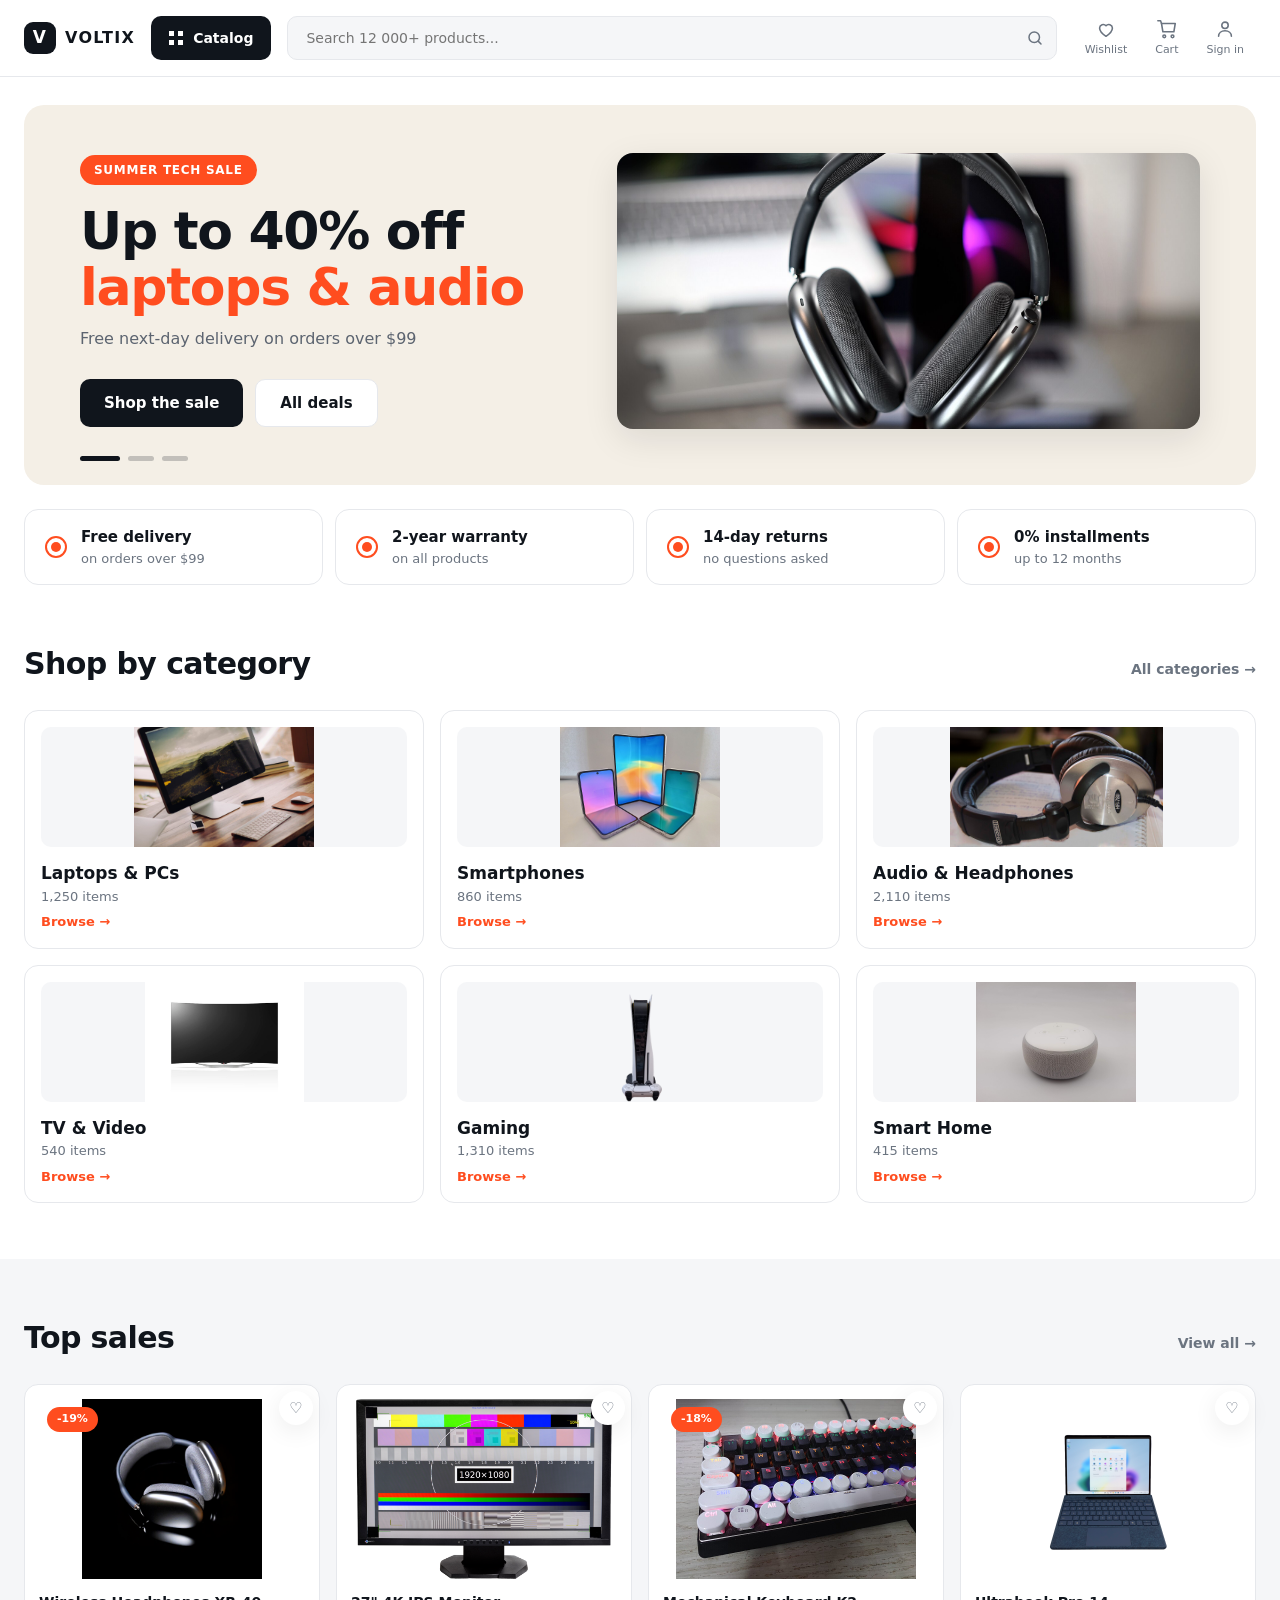
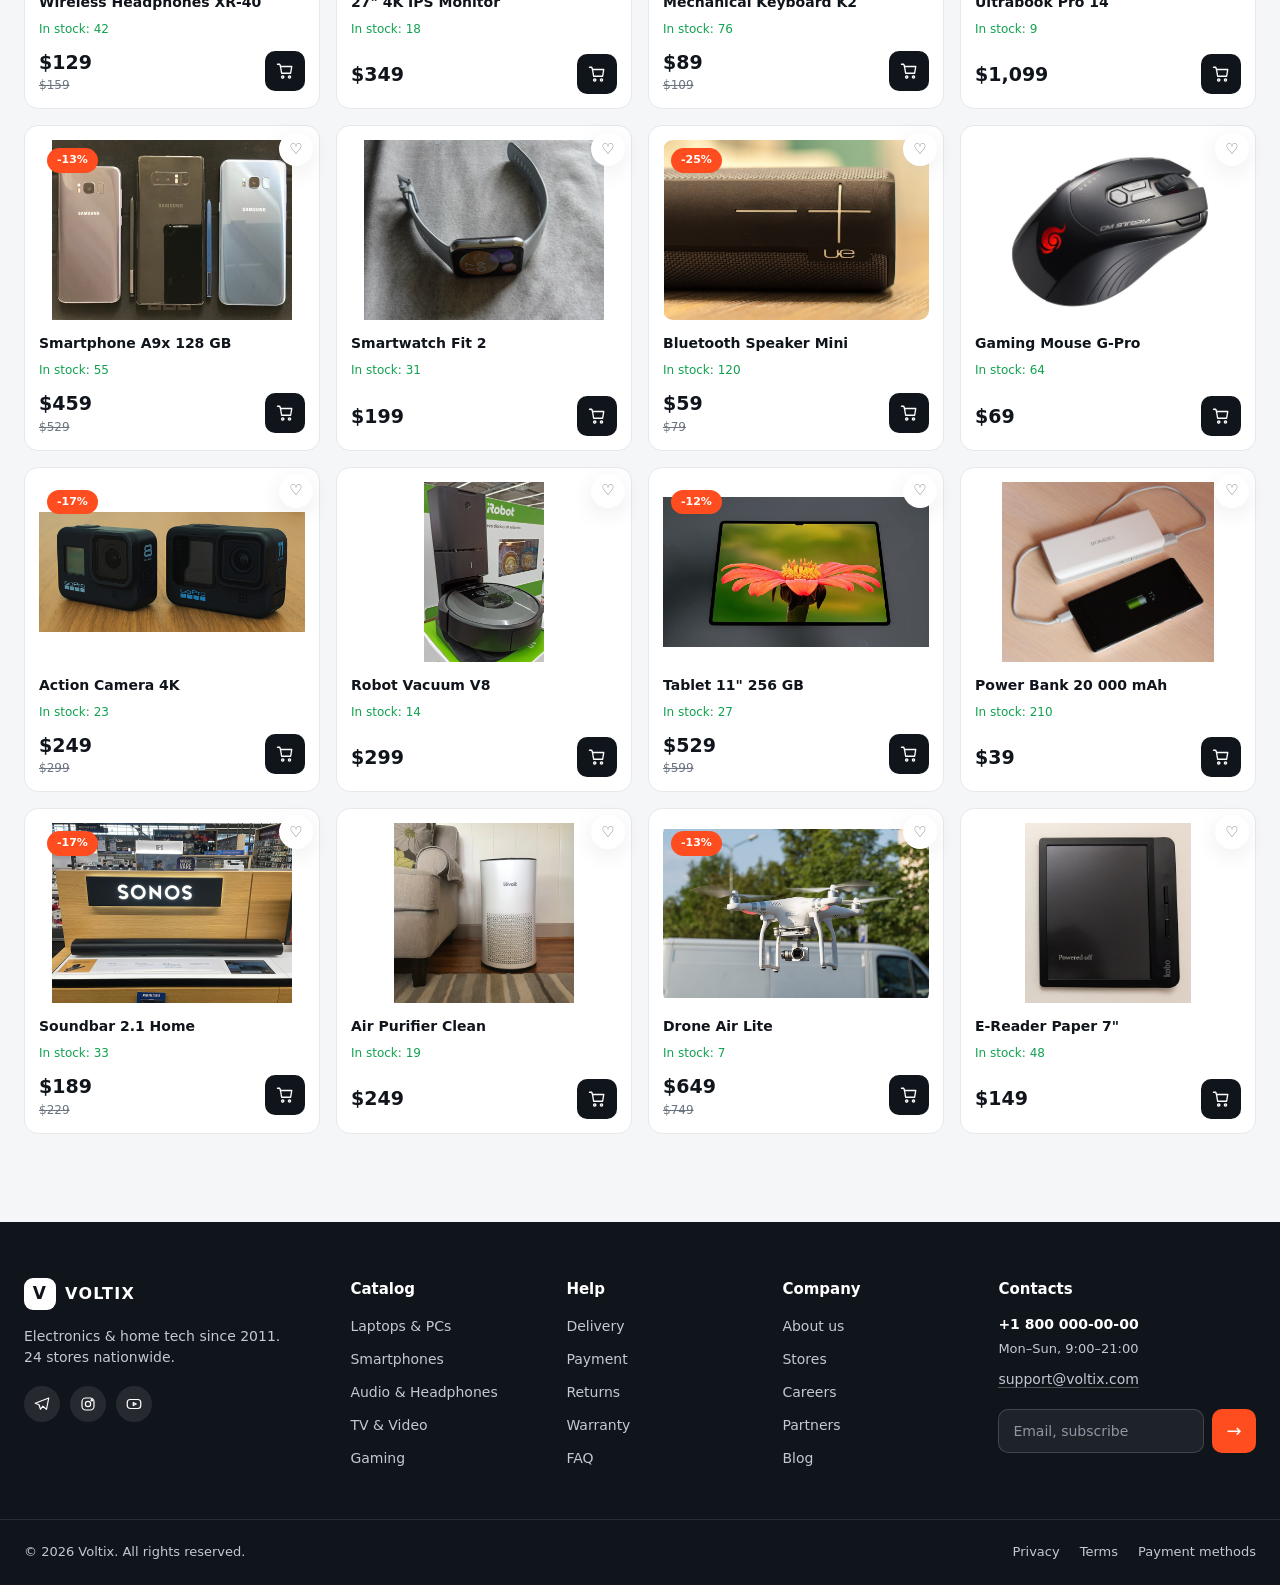
<file: index.html>
<!DOCTYPE html>
<html lang="en">
<head>
    <meta charset="UTF-8">
    <meta name="viewport" content="width=device-width, initial-scale=1.0">
    <meta name="description" content="Voltix — electronics store. Laptops, smartphones, audio, TV, gaming and smart home.">
    <title>Voltix — Electronics store</title>
    <link rel="icon" href="./img/favicon.svg" type="image/svg+xml">
    <link rel="stylesheet" href="./css/style.css">
    <link rel="stylesheet" href="./css/media.css">
</head>
<body>

<!-- ==================== HEADER ==================== -->
<header class="header">
    <div class="container header__inner">
        <button class="burger" id="burger" type="button" aria-label="Menu" aria-expanded="false">
            <span></span><span></span><span></span>
        </button>

        <a href="index.html" class="logo" aria-label="Voltix — home">
            <span class="logo__mark">V</span>
            <span class="logo__text">VOLTIX</span>
        </a>

        <button class="btn btn--catalog" id="catalogBtn" type="button">
            <span class="btn__grid" aria-hidden="true"></span>Catalog
        </button>

        <form class="search" id="searchForm" role="search">
            <input class="search__input" id="searchInput" type="search" autocomplete="off"
                   placeholder="Search 12 000+ products..." aria-label="Search products">
            <button class="search__btn" type="submit" aria-label="Search">
                <svg viewBox="0 0 24 24" aria-hidden="true"><circle cx="11" cy="11" r="7"/><path d="M20 20l-3.5-3.5"/></svg>
            </button>
            <div class="search__drop" id="searchDrop" hidden></div>
        </form>

        <nav class="header__actions" aria-label="Account">
            <button class="action" id="wishBtn" type="button">
                <svg viewBox="0 0 24 24" aria-hidden="true"><path d="M12 20s-7-4.5-7-9a4 4 0 017-2.5A4 4 0 0119 11c0 4.5-7 9-7 9z"/></svg>
                <span class="action__label">Wishlist</span>
                <em class="action__badge" id="wishCount" hidden>0</em>
            </button>
            <button class="action" id="cartBtn" type="button">
                <svg viewBox="0 0 24 24" aria-hidden="true"><path d="M6 6h15l-1.5 9h-12z"/><circle cx="9" cy="20" r="1.5"/><circle cx="18" cy="20" r="1.5"/><path d="M6 6L5 3H2"/></svg>
                <span class="action__label">Cart</span>
                <em class="action__badge" id="cartCount" hidden>0</em>
            </button>
            <button class="action" id="signBtn" type="button">
                <svg viewBox="0 0 24 24" aria-hidden="true"><circle cx="12" cy="8" r="3.5"/><path d="M5 20c0-3.5 3-6 7-6s7 2.5 7 6"/></svg>
                <span class="action__label" id="signLabel">Sign in</span>
            </button>
        </nav>
    </div>

    <nav class="mobile-menu" id="mobileMenu" hidden>
        <a href="#categories">Catalog</a>
        <a href="#top-sales">Top sales</a>
        <a href="#footer">Delivery</a>
        <a href="#footer">Warranty</a>
        <a href="#footer">Contacts</a>
    </nav>
</header>

<main>

    <!-- ==================== HERO ==================== -->
    <section class="hero" aria-label="Promotions">
        <div class="container">
            <div class="hero__box">
                <div class="hero__slides" id="heroSlides">
                    <div class="hero__skeleton"></div>
                </div>
                <div class="hero__dots" id="heroDots" role="tablist" aria-label="Banners"></div>
            </div>
        </div>
    </section>

    <!-- ==================== USP ==================== -->
    <section class="usp" aria-label="Store benefits">
        <div class="container">
            <ul class="usp__grid" id="uspGrid"></ul>
        </div>
    </section>

    <!-- ==================== CATEGORIES ==================== -->
    <section class="section" id="categories">
        <div class="container">
            <div class="section__head">
                <h2 class="section__title">Shop by category</h2>
                <a class="link" href="#top-sales">All categories →</a>
            </div>
            <div class="cats" id="catsGrid"></div>
        </div>
    </section>

    <!-- ==================== TOP SALES ==================== -->
    <section class="section section--grey" id="top-sales">
        <div class="container">
            <div class="section__head">
                <h2 class="section__title" id="salesTitle">Top sales</h2>
                <a class="link" href="#top-sales" id="viewAll">View all →</a>
            </div>

            <div class="products" id="productsGrid"></div>
            <p class="empty" id="productsEmpty" hidden>Ничего не найдено.</p>

            <div class="section__more">
                <button class="btn btn--outline" id="showMore" type="button">Show more</button>
            </div>
        </div>
    </section>

</main>

<!-- ==================== FOOTER ==================== -->
<footer class="footer" id="footer">
    <div class="container footer__top">
        <div class="footer__brand">
            <a href="index.html" class="logo logo--light">
                <span class="logo__mark">V</span><span class="logo__text">VOLTIX</span>
            </a>
            <p class="footer__about">Electronics &amp; home tech since 2011. 24 stores nationwide.</p>
            <div class="socials">
                <a href="https://t.me" target="_blank" rel="noopener" aria-label="Telegram"><svg viewBox="0 0 24 24"><path d="M21 4L3 11l5 2 2 6 3-4 5 4z"/></svg></a>
                <a href="https://instagram.com" target="_blank" rel="noopener" aria-label="Instagram"><svg viewBox="0 0 24 24"><rect x="4" y="4" width="16" height="16" rx="5"/><circle cx="12" cy="12" r="3.5"/><circle cx="17" cy="7" r="1"/></svg></a>
                <a href="https://youtube.com" target="_blank" rel="noopener" aria-label="YouTube"><svg viewBox="0 0 24 24"><rect x="3" y="6" width="18" height="12" rx="4"/><path d="M11 10l4 2-4 2z"/></svg></a>
            </div>
        </div>

        <div class="footer__col">
            <h3 class="footer__title"><button type="button">Catalog</button></h3>
            <ul id="footerCats">
                <li><a href="#categories">Laptops</a></li>
                <li><a href="#categories">Smartphones</a></li>
                <li><a href="#categories">Audio</a></li>
                <li><a href="#categories">TV &amp; Video</a></li>
                <li><a href="#categories">Gaming</a></li>
            </ul>
        </div>

        <div class="footer__col">
            <h3 class="footer__title"><button type="button">Help</button></h3>
            <ul>
                <li><a href="#">Delivery</a></li>
                <li><a href="#">Payment</a></li>
                <li><a href="#">Returns</a></li>
                <li><a href="#">Warranty</a></li>
                <li><a href="#">FAQ</a></li>
            </ul>
        </div>

        <div class="footer__col">
            <h3 class="footer__title"><button type="button">Company</button></h3>
            <ul>
                <li><a href="#">About us</a></li>
                <li><a href="#">Stores</a></li>
                <li><a href="#">Careers</a></li>
                <li><a href="#">Partners</a></li>
                <li><a href="#">Blog</a></li>
            </ul>
        </div>

        <div class="footer__col footer__col--contacts">
            <h3 class="footer__title"><button type="button">Contacts</button></h3>
            <div class="footer__panel">
                <a class="footer__phone" href="tel:+18000000000">+1 800 000-00-00</a>
                <p class="footer__hours">Mon–Sun, 9:00–21:00</p>
                <a class="footer__mail" href="mailto:support@voltix.com">support@voltix.com</a>

                <form class="subscribe" id="subscribeForm" novalidate>
                    <input type="email" id="subscribeInput" name="email" placeholder="Email, subscribe" aria-label="Email">
                    <button type="submit" aria-label="Subscribe">→</button>
                </form>
                <p class="form__msg" id="subscribeMsg" role="status"></p>
            </div>
        </div>
    </div>

    <div class="container footer__bottom">
        <p>© 2026 Voltix. All rights reserved.</p>
        <ul class="footer__legal">
            <li><a href="#">Privacy</a></li>
            <li><a href="#">Terms</a></li>
            <li><a href="#">Payment methods</a></li>
        </ul>
    </div>
</footer>

<!-- ==================== CART DRAWER ==================== -->
<div class="overlay" id="overlay" hidden></div>

<aside class="drawer" id="cartDrawer" hidden aria-label="Cart">
    <header class="drawer__head">
        <h2 id="drawerTitle">Cart</h2>
        <button class="icon-btn" id="cartClose" type="button" aria-label="Close">✕</button>
    </header>

    <div class="drawer__body" id="cartBody"></div>

    <footer class="drawer__foot" id="cartFoot" hidden>
        <div class="drawer__row"><span>Subtotal</span><b id="cartSubtotal">$0</b></div>
        <div class="drawer__row"><span>Delivery</span><b id="cartDelivery">$0</b></div>
        <div class="drawer__row drawer__row--total"><span>Total</span><b id="cartTotal">$0</b></div>
        <button class="btn btn--dark btn--block" id="checkoutBtn" type="button">Checkout</button>
        <button class="btn btn--text" id="clearCartBtn" type="button">Clear cart</button>
    </footer>
</aside>

<!-- ==================== MODALS ==================== -->
<div class="modal" id="productModal" hidden>
    <div class="modal__box modal__box--wide">
        <button class="icon-btn modal__close" data-close type="button" aria-label="Close">✕</button>
        <div class="pmodal" id="pmodalBody"></div>
    </div>
</div>

<div class="modal" id="checkoutModal" hidden>
    <div class="modal__box">
        <button class="icon-btn modal__close" data-close type="button" aria-label="Close">✕</button>
        <h2 class="modal__title">Checkout</h2>
        <form id="checkoutForm" novalidate>
            <label class="field"><span>Full name *</span><input name="name" autocomplete="name"></label>
            <label class="field"><span>Phone *</span><input name="phone" autocomplete="tel" placeholder="+998 90 000 00 00"></label>
            <label class="field"><span>Email</span><input name="email" type="email" autocomplete="email"></label>
            <label class="field"><span>Address</span><input name="address" autocomplete="street-address"></label>
            <label class="field"><span>Comment</span><textarea name="comment" rows="2"></textarea></label>
            <p class="form__msg form__msg--error" id="checkoutMsg" role="alert"></p>
            <button class="btn btn--dark btn--block" type="submit" id="checkoutSubmit">Place order</button>
        </form>
    </div>
</div>

<div class="modal" id="loginModal" hidden>
    <div class="modal__box modal__box--sm">
        <button class="icon-btn modal__close" data-close type="button" aria-label="Close">✕</button>
        <h2 class="modal__title">Sign in</h2>
        <p class="notice">
            <span>Демо-доступ (админ-панель)</span>
            Login: <b>admin@voltix.com</b><br>
            Пароль: <b>admin123</b>
        </p>
        <form id="loginForm" novalidate>
            <label class="field"><span>Email</span><input name="email" type="email" autocomplete="username"></label>
            <label class="field"><span>Password</span><input name="password" type="password" autocomplete="current-password"></label>
            <p class="form__msg form__msg--error" id="loginMsg" role="alert"></p>
            <button class="btn btn--dark btn--block" type="submit">Sign in</button>
        </form>
    </div>
</div>

<div class="modal" id="doneModal" hidden>
    <div class="modal__box modal__box--sm center">
        <div class="done__mark">✓</div>
        <h2 class="modal__title" id="doneTitle">Order placed</h2>
        <p class="done__text" id="doneText"></p>
        <button class="btn btn--dark btn--block" data-close type="button">OK</button>
    </div>
</div>

<div class="toast" id="toast" role="status" hidden></div>

<script src="./js/api.js"></script>
<script src="./js/main.js"></script>
</body>
</html>
</file>
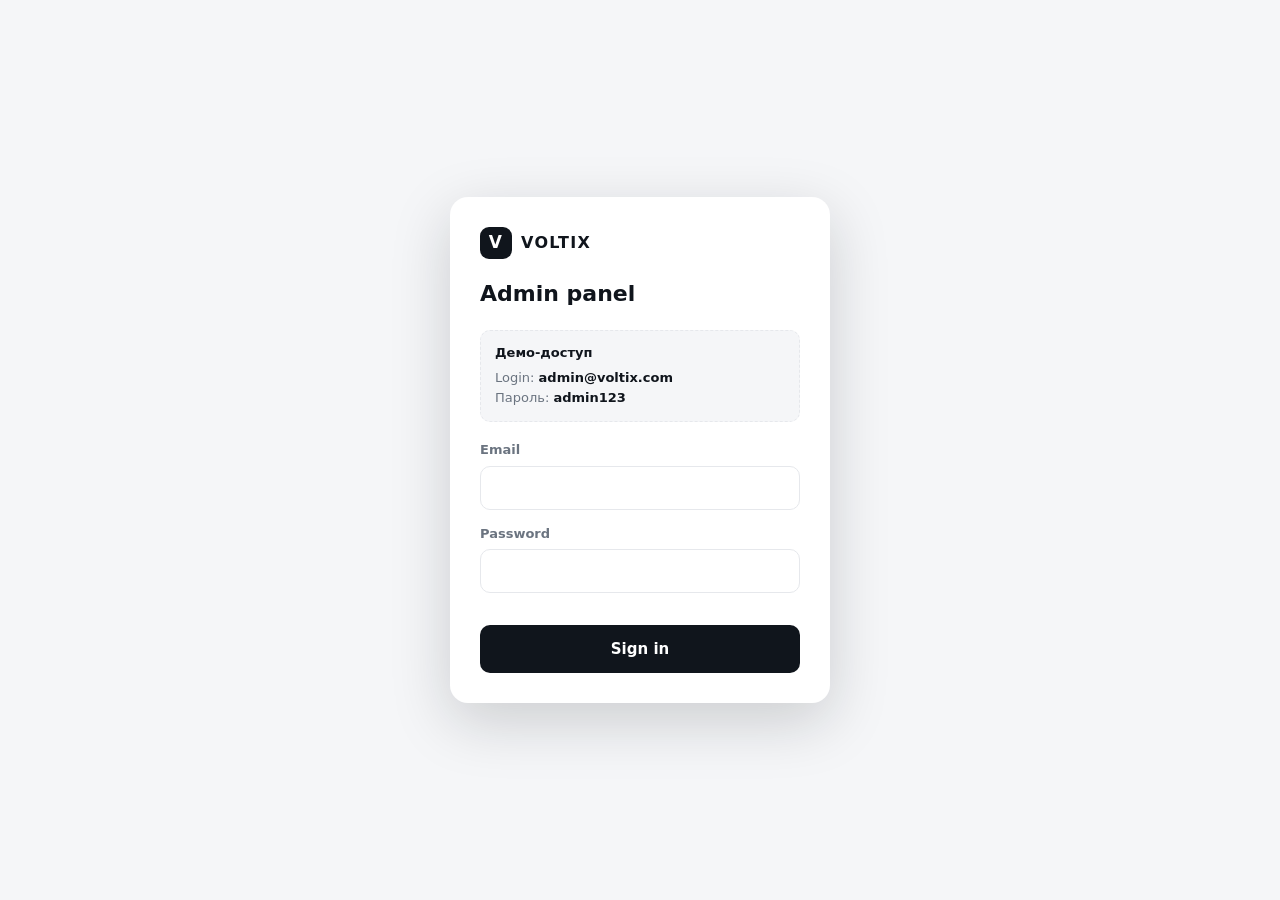
<file: admin.html>
<!DOCTYPE html>
<html lang="en">
<head>
    <meta charset="UTF-8">
    <meta name="viewport" content="width=device-width, initial-scale=1.0">
    <meta name="robots" content="noindex">
    <title>Voltix — Admin</title>
    <link rel="icon" href="img/favicon.svg" type="image/svg+xml">
    <link rel="stylesheet" href="css/style.css">
    <link rel="stylesheet" href="css/admin.css">
</head>
<body class="admin">

<!-- ============ LOGIN GATE ============ -->
<section class="gate" id="gate" hidden>
    <form class="gate__box" id="gateForm" novalidate>
        <a href="index.html" class="logo"><span class="logo__mark">V</span><span class="logo__text">VOLTIX</span></a>
        <h1 class="gate__title">Admin panel</h1>
        <p class="notice">
            <span>Демо-доступ</span>
            Login: <b>admin@voltix.com</b><br>
            Пароль: <b>admin123</b>
        </p>
        <label class="field"><span>Email</span><input name="email" type="email" autocomplete="username"></label>
        <label class="field"><span>Password</span><input name="password" type="password" autocomplete="current-password"></label>
        <p class="form__msg form__msg--error" id="gateMsg" role="alert"></p>
        <button class="btn btn--dark btn--block" type="submit">Sign in</button>
    </form>
</section>

<!-- ============ PANEL ============ -->
<div class="panel" id="panel" hidden>

    <aside class="side">
        <a href="index.html" class="logo logo--light"><span class="logo__mark">V</span><span class="logo__text">VOLTIX</span></a>
        <nav class="side__nav" id="sideNav">
            <button class="side__link is-active" type="button" data-tab="dash">Dashboard</button>
            <button class="side__link" type="button" data-tab="products">Products</button>
            <button class="side__link" type="button" data-tab="categories">Categories</button>
            <button class="side__link" type="button" data-tab="banners">Banners</button>
            <button class="side__link" type="button" data-tab="orders">Orders</button>
            <button class="side__link" type="button" data-tab="subs">Subscribers</button>
        </nav>
        <div class="side__foot">
            <a class="side__link" href="index.html" target="_blank" rel="noopener">↗ Open store</a>
            <button class="side__link" id="resetBtn" type="button">↺ Reset demo data</button>
            <button class="side__link side__link--danger" id="logoutBtn" type="button">→ Log out</button>
        </div>
    </aside>

    <main class="work">

        <!-- ---------- DASHBOARD ---------- -->
        <section class="tab is-active" data-panel="dash">
            <header class="work__head"><h1>Dashboard</h1></header>
            <div class="stats" id="stats"></div>
            <div class="card-box">
                <h2 class="box__title">Latest orders</h2>
                <div id="dashOrders"></div>
            </div>
        </section>

        <!-- ---------- PRODUCTS ---------- -->
        <section class="tab" data-panel="products">
            <header class="work__head">
                <h1>Products</h1>
                <div class="work__tools">
                    <input class="inp" id="pSearch" type="search" placeholder="Search…">
                    <select class="inp" id="pCat"><option value="">All categories</option></select>
                    <button class="btn btn--ghost" id="pGenDel" type="button">Удалить сгенерированные</button>
                    <button class="btn btn--ghost" id="pGen" type="button">⚡ Генератор</button>
                    <button class="btn btn--dark" id="pNew" type="button">+ New product</button>
                </div>
            </header>
            <div class="card-box"><div id="pTable"></div></div>
        </section>

        <!-- ---------- CATEGORIES ---------- -->
        <section class="tab" data-panel="categories">
            <header class="work__head">
                <h1>Categories</h1>
                <button class="btn btn--dark" id="cNew" type="button">+ New category</button>
            </header>
            <div class="card-box"><div id="cTable"></div></div>
        </section>

        <!-- ---------- BANNERS ---------- -->
        <section class="tab" data-panel="banners">
            <header class="work__head">
                <h1>Hero banners</h1>
                <button class="btn btn--dark" id="bNew" type="button">+ New banner</button>
            </header>
            <div class="card-box"><div id="bTable"></div></div>
        </section>

        <!-- ---------- ORDERS ---------- -->
        <section class="tab" data-panel="orders">
            <header class="work__head"><h1>Orders</h1></header>
            <div class="card-box"><div id="oTable"></div></div>
        </section>

        <!-- ---------- SUBSCRIBERS ---------- -->
        <section class="tab" data-panel="subs">
            <header class="work__head"><h1>Subscribers</h1></header>
            <div class="card-box"><div id="sTable"></div></div>
        </section>

    </main>
</div>

<!-- ============ FORM MODAL ============ -->
<div class="modal" id="formModal" hidden>
    <div class="modal__box modal__box--wide">
        <button class="icon-btn modal__close" data-close type="button" aria-label="Close">✕</button>
        <h2 class="modal__title" id="formTitle">Edit</h2>
        <form id="crudForm" novalidate>
            <div class="grid2" id="formFields"></div>
            <p class="form__msg form__msg--error" id="formMsg" role="alert"></p>
            <div class="form__actions">
                <button class="btn btn--ghost" data-close type="button">Cancel</button>
                <button class="btn btn--dark" type="submit" id="formSubmit">Save</button>
            </div>
        </form>
    </div>
</div>

<div class="modal" id="confirmModal" hidden>
    <div class="modal__box modal__box--sm">
        <h2 class="modal__title" id="confirmTitle">Удалить?</h2>
        <p class="done__text" id="confirmText"></p>
        <div class="form__actions">
            <button class="btn btn--ghost" data-close type="button">Cancel</button>
            <button class="btn btn--danger" id="confirmYes" type="button">Delete</button>
        </div>
    </div>
</div>

<div class="toast" id="toast" role="status" hidden></div>

<script src="js/api.js"></script>
<script src="js/admin.js"></script>
</body>
</html>
</file>
<file: css/style.css>
/* =====================================================================
   VOLTIX — style.css  (desktop 1440)
   ===================================================================== */

*,
*::before,
*::after {
    margin: 0;
    padding: 0;
    box-sizing: border-box;
}

:root {
    --ink: #10151c;
    --muted: #6b7480;
    --line: #e6e8ec;
    --bg: #ffffff;
    --grey: #f5f6f8;
    --cream: #f4efe6;
    --accent: #ff4d1f;
    --blue: #2563eb;
    --green: #12a150;
    --red: #e02424;
    --radius: 14px;
    --shadow: 0 6px 24px rgba(16, 21, 28, .08);
    --shadow-lg: 0 18px 60px rgba(16, 21, 28, .18);
}

html {
    scroll-behavior: smooth;
}

/* атрибут hidden всегда должен быть сильнее —
   иначе правила вроде .modal{display:grid} его отменяют */
[hidden] {
    display: none !important;
}

body {
    font-family: "Inter", "Segoe UI", system-ui, Arial, sans-serif;
    color: var(--ink);
    background: var(--bg);
    line-height: 1.5;
    -webkit-font-smoothing: antialiased;
}

body.is-locked {
    overflow: hidden;
}

a {
    color: inherit;
    text-decoration: none;
}

ul {
    list-style: none;
}

img {
    display: block;
    max-width: 100%;
}

button,
input,
textarea,
select {
    font: inherit;
    color: inherit;
}

button {
    background: none;
    border: none;
    cursor: pointer;
}

:focus-visible {
    outline: 2px solid var(--accent);
    outline-offset: 2px;
}

.container {
    width: 100%;
    max-width: 1320px;
    margin: 0 auto;
    padding: 0 24px;
}

/* ---------- buttons ---------- */
.btn {
    display: inline-flex;
    align-items: center;
    justify-content: center;
    gap: 10px;
    height: 48px;
    padding: 0 24px;
    border-radius: 10px;
    font-size: 15px;
    font-weight: 600;
    white-space: nowrap;
    transition: background .18s, border-color .18s, color .18s, opacity .18s;
}

.btn[disabled] {
    opacity: .55;
    pointer-events: none;
}

.btn--dark {
    background: var(--ink);
    color: #fff;
}

.btn--dark:hover {
    background: #2a323e;
}

.btn--ghost {
    background: #fff;
    border: 1px solid var(--line);
}

.btn--ghost:hover {
    border-color: var(--ink);
}

.btn--outline {
    background: #fff;
    border: 1px solid var(--line);
    padding: 0 44px;
}

.btn--outline:hover {
    border-color: var(--ink);
}

.btn--block {
    width: 100%;
}

.btn--text {
    height: 40px;
    width: 100%;
    color: var(--muted);
    font-size: 14px;
}

.btn--text:hover {
    color: var(--red);
}

.btn--catalog {
    height: 44px;
    padding: 0 18px;
    font-size: 14px;
    background: var(--ink);
    color: #fff;
}

.btn--catalog:hover {
    background: #2a323e;
}

.btn__grid {
    width: 14px;
    height: 14px;
    background:
        linear-gradient(#fff, #fff) 0 0 / 5px 5px no-repeat,
        linear-gradient(#fff, #fff) 9px 0 / 5px 5px no-repeat,
        linear-gradient(#fff, #fff) 0 9px / 5px 5px no-repeat,
        linear-gradient(#fff, #fff) 9px 9px / 5px 5px no-repeat;
}

.icon-btn {
    width: 36px;
    height: 36px;
    display: grid;
    place-items: center;
    border-radius: 10px;
    font-size: 15px;
    color: var(--muted);
    transition: .18s;
}

.icon-btn:hover {
    background: var(--grey);
    color: var(--ink);
}

.link {
    font-size: 14px;
    font-weight: 600;
    color: var(--muted);
    transition: .18s;
}

.link:hover {
    color: var(--ink);
}

/* =====================================================================
   HEADER
   ===================================================================== */
.header {
    position: sticky;
    top: 0;
    z-index: 60;
    background: #fff;
    border-bottom: 1px solid var(--line);
}

.header__inner {
    display: flex;
    align-items: center;
    gap: 16px;
    height: 76px;
}

.logo {
    display: flex;
    align-items: center;
    gap: 9px;
    font-weight: 800;
    font-size: 16px;
    letter-spacing: .08em;
}

.logo__mark {
    display: grid;
    place-items: center;
    width: 32px;
    height: 32px;
    border-radius: 9px;
    background: var(--ink);
    color: #fff;
    font-size: 17px;
}

.search {
    position: relative;
    flex: 1;
}

.search__input {
    width: 100%;
    height: 44px;
    padding: 0 46px 0 18px;
    border: 1px solid var(--line);
    border-radius: 10px;
    background: var(--grey);
    outline: none;
    font-size: 14px;
    transition: .18s;
}

.search__input:focus {
    background: #fff;
    border-color: var(--ink);
}

.search__btn {
    position: absolute;
    top: 6px;
    right: 6px;
    width: 32px;
    height: 32px;
    display: grid;
    place-items: center;
    border-radius: 8px;
}

.search__btn svg {
    width: 18px;
    height: 18px;
    fill: none;
    stroke: var(--muted);
    stroke-width: 2;
    stroke-linecap: round;
}

.search__drop {
    position: absolute;
    top: 52px;
    left: 0;
    right: 0;
    z-index: 30;
    max-height: 360px;
    overflow-y: auto;
    padding: 6px;
    background: #fff;
    border: 1px solid var(--line);
    border-radius: 12px;
    box-shadow: var(--shadow-lg);
}

.sug {
    display: flex;
    align-items: center;
    gap: 12px;
    width: 100%;
    padding: 8px 10px;
    border-radius: 9px;
    text-align: left;
    transition: .15s;
}

.sug:hover {
    background: var(--grey);
}

.sug img {
    width: 42px;
    height: 42px;
    object-fit: contain;
    border-radius: 7px;
    background: var(--grey);
}

.sug__name {
    flex: 1;
    font-size: 14px;
    font-weight: 500;
}

.sug__price {
    font-size: 14px;
    font-weight: 700;
}

.sug--empty {
    padding: 14px;
    color: var(--muted);
    font-size: 14px;
}

.header__actions {
    display: flex;
    align-items: center;
    gap: 4px;
}

.action {
    position: relative;
    display: flex;
    flex-direction: column;
    align-items: center;
    gap: 2px;
    padding: 6px 12px;
    border-radius: 10px;
    font-size: 11px;
    color: var(--muted);
    transition: .18s;
}

.action:hover {
    background: var(--grey);
    color: var(--ink);
}

.action svg {
    width: 22px;
    height: 22px;
    fill: none;
    stroke: currentColor;
    stroke-width: 1.7;
    stroke-linecap: round;
    stroke-linejoin: round;
}

.action__badge {
    position: absolute;
    top: 0;
    right: 4px;
    min-width: 18px;
    height: 18px;
    padding: 0 5px;
    display: grid;
    place-items: center;
    border-radius: 9px;
    background: var(--accent);
    color: #fff;
    font-size: 10px;
    font-style: normal;
    font-weight: 700;
}

.burger {
    display: none;
    flex-direction: column;
    justify-content: center;
    gap: 4px;
    width: 40px;
    height: 40px;
    border-radius: 9px;
}

.burger span {
    width: 20px;
    height: 2px;
    margin: 0 auto;
    background: var(--ink);
    border-radius: 2px;
    transition: .22s;
}

.burger[aria-expanded="true"] span:nth-child(1) {
    transform: translateY(6px) rotate(45deg);
}

.burger[aria-expanded="true"] span:nth-child(2) {
    opacity: 0;
}

.burger[aria-expanded="true"] span:nth-child(3) {
    transform: translateY(-6px) rotate(-45deg);
}

.mobile-menu {
    display: flex;
    flex-direction: column;
    border-top: 1px solid var(--line);
    background: #fff;
}

.mobile-menu a {
    padding: 14px 24px;
    border-bottom: 1px solid var(--line);
    font-weight: 500;
}

/* =====================================================================
   HERO
   ===================================================================== */
.hero {
    padding: 28px 0 0;
}

.hero__box {
    position: relative;
    border-radius: 20px;
    background: var(--cream);
    overflow: hidden;
}

.hero__skeleton {
    height: 380px;
    background: linear-gradient(100deg, #efe9df 30%, #f7f3ec 50%, #efe9df 70%);
    background-size: 240% 100%;
    animation: shimmer 1.3s infinite;
}

@keyframes shimmer {
    from { background-position: 140% 0; }
    to   { background-position: -40% 0; }
}

.slide {
    display: none;
    align-items: center;
    gap: 40px;
    min-height: 380px;
    padding: 48px 56px 56px;
}

.slide.is-active {
    display: flex;
    animation: fade .45s ease;
}

@keyframes fade {
    from { opacity: 0; transform: translateY(10px); }
    to   { opacity: 1; transform: none; }
}

.slide__text {
    flex: 1 1 46%;
    min-width: 0;
}

.badge {
    display: inline-block;
    padding: 6px 14px;
    border-radius: 100px;
    background: var(--accent);
    color: #fff;
    font-size: 12px;
    font-weight: 700;
    letter-spacing: .06em;
    text-transform: uppercase;
}

.slide__title {
    margin: 18px 0 12px;
    font-size: 52px;
    line-height: 1.08;
    letter-spacing: -.025em;
    font-weight: 800;
}

.slide__title span {
    color: var(--accent);
}

.slide__desc {
    margin-bottom: 28px;
    color: #5c6470;
    font-size: 16px;
}

.slide__btns {
    display: flex;
    gap: 12px;
}

.slide__media {
    flex: 1 1 54%;
    align-self: stretch;
    min-height: 260px;
    border-radius: 16px;
    background: #fff center / cover no-repeat;
    box-shadow: 0 10px 34px rgba(16, 21, 28, .1);
}

.hero__dots {
    position: absolute;
    left: 56px;
    bottom: 24px;
    display: flex;
    gap: 8px;
}

.dot {
    width: 26px;
    height: 5px;
    border-radius: 3px;
    background: rgba(16, 21, 28, .22);
    transition: .2s;
}

.dot.is-active {
    width: 40px;
    background: var(--ink);
}

/* =====================================================================
   USP
   ===================================================================== */
.usp {
    padding: 24px 0 0;
}

.usp__grid {
    display: grid;
    grid-template-columns: repeat(4, 1fr);
    gap: 12px;
}

.usp__item {
    display: flex;
    align-items: center;
    gap: 14px;
    padding: 16px 20px;
    border: 1px solid var(--line);
    border-radius: var(--radius);
    transition: .18s;
}

.usp__item:hover {
    border-color: var(--ink);
}

.usp__dot {
    flex-shrink: 0;
    width: 22px;
    height: 22px;
    border-radius: 50%;
    border: 2px solid var(--accent);
    position: relative;
}

.usp__dot::after {
    content: "";
    position: absolute;
    inset: 4px;
    border-radius: 50%;
    background: var(--accent);
}

.usp__item b {
    display: block;
    font-size: 15px;
}

.usp__item > span {
    min-width: 0;
}

.usp__item span span {
    display: block;
    font-size: 13px;
    color: var(--muted);
}

/* =====================================================================
   SECTIONS
   ===================================================================== */
.section {
    padding: 56px 0;
}

.section--grey {
    background: var(--grey);
}

.section__head {
    display: flex;
    align-items: baseline;
    justify-content: space-between;
    gap: 20px;
    margin-bottom: 24px;
}

.section__title {
    font-size: 30px;
    font-weight: 800;
    letter-spacing: -.02em;
}

.section__more {
    display: flex;
    justify-content: center;
    margin-top: 32px;
}

.empty {
    padding: 40px 0;
    text-align: center;
    color: var(--muted);
}

/* ---------- categories 3 x 2 ---------- */
.cats {
    display: grid;
    grid-template-columns: repeat(3, 1fr);
    gap: 16px;
}

.cat {
    display: block;
    padding: 16px;
    border: 1px solid var(--line);
    border-radius: var(--radius);
    background: #fff;
    transition: .18s;
}

.cat:hover {
    border-color: var(--ink);
    box-shadow: var(--shadow);
    transform: translateY(-2px);
}

.cat.is-active {
    border-color: var(--ink);
    box-shadow: inset 0 0 0 1px var(--ink);
}

.cat__img {
    display: block;
    height: 120px;
    margin-bottom: 14px;
    border-radius: 10px;
    background: var(--grey) center / contain no-repeat;
}

.cat__name {
    display: block;
    font-size: 17px;
    font-weight: 700;
}

.cat__count {
    display: block;
    margin-bottom: 6px;
    font-size: 13px;
    color: var(--muted);
}

.cat__more {
    display: block;
    font-size: 13px;
    font-weight: 600;
    color: var(--accent);
}

/* ---------- products 4 x 4 ---------- */
.products {
    display: grid;
    grid-template-columns: repeat(4, 1fr);
    gap: 16px;
}

.card {
    position: relative;
    display: flex;
    flex-direction: column;
    padding: 14px;
    border: 1px solid var(--line);
    border-radius: var(--radius);
    background: #fff;
    transition: .18s;
}

.card:hover {
    box-shadow: var(--shadow);
    transform: translateY(-3px);
}

.card__media {
    position: relative;
    height: 180px;
    margin-bottom: 14px;
    border: none;
    border-radius: 10px;
    background: #fff center / contain no-repeat;
    cursor: pointer;
    width: 100%;
}

.card__tag {
    position: absolute;
    top: 22px;
    left: 22px;
    padding: 4px 10px;
    border-radius: 100px;
    background: var(--accent);
    color: #fff;
    font-size: 11px;
    font-weight: 700;
}

.card__fav {
    position: absolute;
    top: 6px;
    right: 6px;
    width: 34px;
    height: 34px;
    display: grid;
    place-items: center;
    border-radius: 50%;
    background: #fff;
    box-shadow: var(--shadow);
    font-size: 15px;
    line-height: 1;
    color: var(--muted);
    transition: .18s;
}

.card__fav:hover {
    color: var(--accent);
}

.card__fav.is-on {
    background: var(--accent);
    color: #fff;
}

.card__name {
    margin-bottom: 8px;
    font-size: 14px;
    font-weight: 600;
    line-height: 1.35;
}

.card__name:hover {
    color: var(--accent);
}

.card__stock {
    margin-bottom: 10px;
    font-size: 12px;
    color: var(--green);
}

.card__stock--out {
    color: var(--red);
}

.card__bottom {
    display: flex;
    align-items: center;
    justify-content: space-between;
    gap: 10px;
    margin-top: auto;
}

.card__price {
    font-size: 19px;
    font-weight: 800;
}

.card__old {
    display: block;
    font-size: 12px;
    font-weight: 500;
    color: var(--muted);
    text-decoration: line-through;
}

.card__buy {
    width: 40px;
    height: 40px;
    display: grid;
    place-items: center;
    border-radius: 10px;
    background: var(--ink);
    color: #fff;
    transition: .18s;
}

.card__buy:hover {
    background: var(--accent);
}

.card__buy[disabled] {
    background: var(--line);
    color: var(--muted);
    cursor: not-allowed;
}

.card__buy svg {
    width: 18px;
    height: 18px;
    fill: none;
    stroke: currentColor;
    stroke-width: 1.8;
    stroke-linecap: round;
    stroke-linejoin: round;
}

/* =====================================================================
   FOOTER
   ===================================================================== */
.footer {
    padding: 56px 0 24px;
    background: var(--ink);
    color: #c3c9d2;
}

.footer__top {
    display: grid;
    grid-template-columns: 1.6fr 1fr 1fr 1fr 1.4fr;
    gap: 32px;
    padding-bottom: 40px;
    border-bottom: 1px solid rgba(255, 255, 255, .1);
}

.logo--light {
    color: #fff;
}

.logo--light .logo__mark {
    background: #fff;
    color: var(--ink);
}

.footer__about {
    max-width: 260px;
    margin: 16px 0 18px;
    font-size: 14px;
}

.socials {
    display: flex;
    gap: 10px;
}

.socials a {
    width: 36px;
    height: 36px;
    display: grid;
    place-items: center;
    border-radius: 50%;
    background: rgba(255, 255, 255, .09);
    transition: .18s;
}

.socials a:hover {
    background: var(--accent);
}

.socials svg {
    width: 18px;
    height: 18px;
    fill: none;
    stroke: #fff;
    stroke-width: 1.6;
    stroke-linecap: round;
    stroke-linejoin: round;
}

.footer__title {
    margin-bottom: 14px;
    font-size: 15px;
    color: #fff;
}

.footer__title button {
    display: block;
    width: 100%;
    text-align: left;
    font: inherit;
    color: inherit;
    cursor: default;
}

.footer__col li + li {
    margin-top: 9px;
}

.footer__col a {
    font-size: 14px;
    transition: .18s;
}

.footer__col a:hover {
    color: #fff;
}

.footer__phone {
    display: block;
    color: #fff;
    font-size: 19px;
    font-weight: 700;
}

.footer__hours {
    margin: 4px 0 8px;
    font-size: 13px;
}

.footer__mail {
    font-size: 14px;
    border-bottom: 1px solid rgba(255, 255, 255, .25);
}

.subscribe {
    display: flex;
    gap: 8px;
    margin-top: 18px;
}

.subscribe input {
    flex: 1;
    min-width: 0;
    height: 44px;
    padding: 0 14px;
    border: 1px solid rgba(255, 255, 255, .16);
    border-radius: 10px;
    background: rgba(255, 255, 255, .06);
    color: #fff;
    outline: none;
    font-size: 14px;
}

.subscribe input::placeholder {
    color: #8e97a3;
}

.subscribe input:focus {
    border-color: #fff;
}

.subscribe input.is-error {
    border-color: var(--red);
}

.subscribe button {
    width: 44px;
    height: 44px;
    border-radius: 10px;
    background: var(--accent);
    color: #fff;
    font-size: 18px;
    transition: .18s;
}

.subscribe button:hover {
    background: #ff6a42;
}

.form__msg {
    min-height: 18px;
    margin-top: 8px;
    font-size: 13px;
    color: #6ee7a8;
}

.form__msg--error {
    color: var(--red);
}

.footer__bottom {
    display: flex;
    align-items: center;
    justify-content: space-between;
    gap: 16px;
    padding-top: 22px;
    font-size: 13px;
}

.footer__legal {
    display: flex;
    gap: 20px;
}

.footer__legal a:hover {
    color: #fff;
}

/* =====================================================================
   DRAWER / MODAL / TOAST
   ===================================================================== */
.overlay {
    position: fixed;
    inset: 0;
    z-index: 80;
    background: rgba(16, 21, 28, .45);
    animation: fadeIn .2s ease;
}

@keyframes fadeIn {
    from { opacity: 0; }
    to   { opacity: 1; }
}

.drawer {
    position: fixed;
    top: 0;
    right: 0;
    z-index: 90;
    display: flex;
    flex-direction: column;
    width: 420px;
    max-width: 100%;
    height: 100%;
    background: #fff;
    box-shadow: var(--shadow-lg);
    animation: slideIn .25s ease;
}

@keyframes slideIn {
    from { transform: translateX(100%); }
    to   { transform: none; }
}

.drawer__head {
    display: flex;
    align-items: center;
    justify-content: space-between;
    padding: 18px 20px;
    border-bottom: 1px solid var(--line);
}

.drawer__head h2 {
    font-size: 19px;
}

.drawer__body {
    flex: 1;
    overflow-y: auto;
    padding: 12px 20px;
}

.drawer__foot {
    padding: 16px 20px 20px;
    border-top: 1px solid var(--line);
}

.drawer__row {
    display: flex;
    justify-content: space-between;
    margin-bottom: 8px;
    font-size: 14px;
    color: var(--muted);
}

.drawer__row b {
    color: var(--ink);
}

.drawer__row--total {
    margin-bottom: 16px;
    padding-top: 10px;
    border-top: 1px dashed var(--line);
    font-size: 17px;
    color: var(--ink);
}

.drawer__row--total b {
    font-size: 20px;
}

.citem {
    display: flex;
    gap: 12px;
    padding: 14px 0;
    border-bottom: 1px solid var(--line);
}

.citem__img {
    width: 72px;
    height: 72px;
    flex-shrink: 0;
    border-radius: 9px;
    background: var(--grey) center / contain no-repeat;
}

.citem__mid {
    flex: 1;
    min-width: 0;
}

.citem__name {
    font-size: 14px;
    font-weight: 600;
    line-height: 1.3;
}

.citem__price {
    margin: 2px 0 8px;
    font-size: 13px;
    color: var(--muted);
}

.qty {
    display: inline-flex;
    align-items: center;
    border: 1px solid var(--line);
    border-radius: 8px;
    overflow: hidden;
}

.qty button {
    width: 30px;
    height: 30px;
    font-size: 16px;
    line-height: 1;
    color: var(--muted);
    transition: .15s;
}

.qty button:hover {
    background: var(--grey);
    color: var(--ink);
}

.qty span {
    min-width: 32px;
    text-align: center;
    font-size: 14px;
    font-weight: 600;
}

.citem__right {
    display: flex;
    flex-direction: column;
    align-items: flex-end;
    justify-content: space-between;
}

.citem__total {
    font-size: 15px;
    font-weight: 700;
}

.citem__del {
    font-size: 13px;
    color: var(--muted);
    transition: .15s;
}

.citem__del:hover {
    color: var(--red);
}

.drawer__empty {
    padding: 60px 20px;
    text-align: center;
    color: var(--muted);
}

.drawer__empty b {
    display: block;
    margin-bottom: 6px;
    color: var(--ink);
    font-size: 16px;
}

.modal {
    position: fixed;
    inset: 0;
    z-index: 95;
    display: grid;
    place-items: center;
    padding: 20px;
    background: rgba(16, 21, 28, .45);
    animation: fadeIn .2s ease;
    overflow-y: auto;
}

.modal__box {
    position: relative;
    width: 100%;
    max-width: 460px;
    padding: 28px;
    border-radius: 18px;
    background: #fff;
    box-shadow: var(--shadow-lg);
    animation: pop .22s ease;
}

@keyframes pop {
    from { opacity: 0; transform: translateY(14px) scale(.98); }
    to   { opacity: 1; transform: none; }
}

.modal__box--sm {
    max-width: 380px;
}

.modal__box--wide {
    max-width: 760px;
}

.modal__box.center {
    text-align: center;
}

.modal__close {
    position: absolute;
    top: 12px;
    right: 12px;
}

.modal__title {
    margin-bottom: 18px;
    font-size: 22px;
    font-weight: 800;
}

.field {
    display: block;
    margin-bottom: 14px;
}

.field > span {
    display: block;
    margin-bottom: 6px;
    font-size: 13px;
    font-weight: 600;
    color: var(--muted);
}

.field input,
.field textarea,
.field select {
    width: 100%;
    min-height: 44px;
    padding: 10px 14px;
    border: 1px solid var(--line);
    border-radius: 10px;
    background: #fff;
    outline: none;
    font-size: 14px;
    transition: .15s;
    resize: vertical;
}

.field input:focus,
.field textarea:focus,
.field select:focus {
    border-color: var(--ink);
}

.field input.is-error,
.field textarea.is-error {
    border-color: var(--red);
    background: #fff5f5;
}

.hint {
    margin-top: 12px;
    font-size: 12px;
    color: var(--muted);
    text-align: center;
}

/* демо-доступ (над формой входа) */
.notice {
    margin-bottom: 18px;
    padding: 12px 14px;
    border: 1px dashed var(--line);
    border-radius: 10px;
    background: var(--grey);
    font-size: 13px;
    line-height: 1.6;
    color: var(--muted);
}

.notice b {
    color: var(--ink);
    font-weight: 700;
    user-select: all;
}

.notice span {
    display: block;
    margin-bottom: 4px;
    font-weight: 700;
    color: var(--ink);
}

.done__mark {
    width: 62px;
    height: 62px;
    margin: 0 auto 16px;
    display: grid;
    place-items: center;
    border-radius: 50%;
    background: #e7f8ef;
    color: var(--green);
    font-size: 30px;
}

.done__text {
    margin-bottom: 20px;
    color: var(--muted);
    font-size: 15px;
}

/* product modal */
.pmodal {
    display: flex;
    gap: 28px;
}

.pmodal__img {
    flex: 0 0 300px;
    height: 300px;
    border-radius: 14px;
    background: var(--grey) center / contain no-repeat;
}

.pmodal__body {
    flex: 1;
    min-width: 0;
}

.pmodal__cat {
    font-size: 12px;
    font-weight: 700;
    letter-spacing: .06em;
    text-transform: uppercase;
    color: var(--accent);
}

.pmodal__name {
    margin: 8px 0 10px;
    font-size: 26px;
    font-weight: 800;
    line-height: 1.15;
}

.pmodal__desc {
    margin-bottom: 16px;
    color: var(--muted);
    font-size: 14px;
}

.pmodal__meta {
    margin-bottom: 18px;
    font-size: 13px;
    color: var(--muted);
}

.pmodal__meta b {
    color: var(--ink);
}

.pmodal__price {
    display: flex;
    align-items: baseline;
    gap: 12px;
    margin-bottom: 20px;
}

.pmodal__price b {
    font-size: 32px;
    font-weight: 800;
}

.pmodal__price s {
    color: var(--muted);
    font-size: 18px;
}

.pmodal__btns {
    display: flex;
    gap: 10px;
}

.toast {
    position: fixed;
    left: 50%;
    bottom: 28px;
    z-index: 120;
    max-width: 90vw;
    padding: 13px 22px;
    border-radius: 12px;
    background: var(--ink);
    color: #fff;
    font-size: 14px;
    font-weight: 500;
    box-shadow: 0 10px 30px rgba(0, 0, 0, .25);
    transform: translate(-50%, 140%);
    transition: transform .28s ease;
}

.toast.is-show {
    transform: translate(-50%, 0);
}

.toast--error {
    background: var(--red);
}

.toast--ok {
    background: var(--green);
}
</file>
<file: css/media.css>
/* =====================================================================
   VOLTIX — media.css   (1200 / 992 / 768 / 420)
   ===================================================================== */

/* ---------------- 1200px ---------------- */
@media (max-width: 1200px) {
    .slide {
        min-height: 340px;
        padding: 40px 40px 52px;
    }

    .slide__title {
        font-size: 42px;
    }

    .hero__dots {
        left: 40px;
    }

    .action__label {
        display: none;
    }

    .footer__top {
        grid-template-columns: 1fr 1fr 1fr 1.3fr;
    }

    .footer__brand {
        grid-column: 1 / -1;
    }

    .footer__about {
        max-width: 100%;
    }
}

/* ---------------- 992px ---------------- */
@media (max-width: 992px) {
    .products {
        grid-template-columns: repeat(3, 1fr);
    }

    .cats {
        grid-template-columns: repeat(2, 1fr);
    }

    .usp__grid {
        grid-template-columns: repeat(2, 1fr);
    }

    .slide__title {
        font-size: 36px;
    }

    .slide__media {
        flex: 1 1 44%;
    }

    .section {
        padding: 44px 0;
    }

    .pmodal {
        flex-direction: column;
        gap: 20px;
    }

    .pmodal__img {
        flex: none;
        height: 220px;
    }
}

/* ---------------- 768px (мобильный, макет 390px) ---------------- */
@media (max-width: 768px) {
    .container {
        padding: 0 16px;
    }

    /* шапка: бургер | лого | иконки  +  поиск снизу */
    .header__inner {
        flex-wrap: wrap;
        gap: 10px;
        height: auto;
        padding-top: 12px;
        padding-bottom: 12px;
    }

    .burger {
        display: flex;
        order: 1;
    }

    .logo {
        order: 2;
        margin-right: auto;
    }

    .header__actions {
        order: 3;
    }

    .search {
        order: 4;
        flex: 1 0 100%;
    }

    .btn--catalog {
        display: none;
    }

    .action {
        padding: 6px 8px;
    }

    /* hero вертикально */
    .hero {
        padding: 16px 0 0;
    }

    .hero__skeleton {
        height: 340px;
    }

    .slide {
        flex-direction: column;
        align-items: stretch;
        gap: 20px;
        min-height: 0;
        padding: 20px 20px 48px;
    }

    .slide__media {
        order: -1;
        flex: none;
        min-height: 0;
        height: 180px;
    }

    .slide__title {
        font-size: 30px;
    }

    .slide__desc {
        margin-bottom: 20px;
        font-size: 15px;
    }

    .slide__btns {
        flex-direction: column;
    }

    .slide__btns .btn {
        width: 100%;
    }

    .hero__dots {
        left: 50%;
        bottom: 18px;
        transform: translateX(-50%);
    }

    /* блоки */
    .usp__grid {
        grid-template-columns: repeat(2, 1fr);
        gap: 10px;
    }

    .usp__item {
        padding: 12px 14px;
        gap: 10px;
    }

    .usp__item b {
        font-size: 13px;
    }

    .usp__item span {
        font-size: 11px;
    }

    .cats,
    .products {
        grid-template-columns: repeat(2, 1fr);
        gap: 12px;
    }

    .cat {
        padding: 12px;
    }

    .cat__img {
        height: 80px;
        margin-bottom: 10px;
    }

    .cat__name {
        font-size: 14px;
    }

    .cat__count,
    .cat__more {
        font-size: 12px;
    }

    .card__media {
        height: 140px;
    }

    .section {
        padding: 32px 0;
    }

    .section__title {
        font-size: 22px;
    }

    .btn--outline {
        width: 100%;
    }

    /* аккордеон в футере */
    .footer {
        padding-top: 36px;
    }

    .footer__top {
        grid-template-columns: 1fr;
        gap: 0;
        padding-bottom: 24px;
    }

    .footer__brand {
        padding-bottom: 22px;
    }

    .footer__col {
        border-top: 1px solid rgba(255, 255, 255, .1);
    }

    .footer__title {
        margin: 0;
    }

    .footer__title button {
        display: flex;
        align-items: center;
        justify-content: space-between;
        padding: 15px 0;
        cursor: pointer;
    }

    .footer__title button::after {
        content: "+";
        font-size: 20px;
        font-weight: 400;
        color: #8e97a3;
    }

    .footer__col.is-open .footer__title button::after {
        content: "–";
    }

    .footer__col ul,
    .footer__panel {
        display: none;
        padding-bottom: 16px;
    }

    .footer__col.is-open ul,
    .footer__col.is-open .footer__panel {
        display: block;
    }

    .footer__bottom {
        flex-direction: column;
        align-items: flex-start;
        gap: 10px;
    }

    .footer__legal {
        flex-wrap: wrap;
        gap: 16px;
    }

    /* drawer / modal */
    .drawer {
        width: 100%;
    }

    .modal {
        padding: 12px;
        align-items: flex-end;
    }

    .modal__box {
        padding: 22px 18px;
        border-radius: 18px 18px 0 0;
        max-width: 100%;
    }
}

/* ---------------- 420px ---------------- */
@media (max-width: 420px) {
    .slide__title {
        font-size: 26px;
    }

    .products,
    .cats {
        gap: 10px;
    }

    .card {
        padding: 10px;
    }

    .card__media {
        height: 118px;
    }

    .card__name {
        font-size: 13px;
    }

    .card__price {
        font-size: 17px;
    }

    .card__buy {
        width: 36px;
        height: 36px;
    }

    .logo__text {
        font-size: 14px;
    }
}
</file>
<file: css/admin.css>
/* =====================================================================
   admin.css
   ===================================================================== */

.admin {
    background: var(--grey);
}

/* ---------- login gate ---------- */
.gate {
    min-height: 100vh;
    display: grid;
    place-items: center;
    padding: 20px;
}

.gate__box {
    width: 100%;
    max-width: 380px;
    padding: 30px;
    border-radius: 18px;
    background: #fff;
    box-shadow: var(--shadow-lg);
}

.gate__title {
    margin: 18px 0 20px;
    font-size: 22px;
    font-weight: 800;
}

/* ---------- layout ---------- */
.panel {
    display: grid;
    grid-template-columns: 232px 1fr;
    min-height: 100vh;
}

.side {
    position: sticky;
    top: 0;
    align-self: start;
    display: flex;
    flex-direction: column;
    height: 100vh;
    padding: 22px 16px;
    background: var(--ink);
    color: #c3c9d2;
}

.side__nav {
    display: flex;
    flex-direction: column;
    gap: 2px;
    margin-top: 26px;
}

.side__foot {
    display: flex;
    flex-direction: column;
    gap: 2px;
    margin-top: auto;
    padding-top: 16px;
    border-top: 1px solid rgba(255, 255, 255, .1);
}

.side__link {
    display: block;
    width: 100%;
    padding: 11px 14px;
    border-radius: 10px;
    text-align: left;
    font-size: 14px;
    font-weight: 500;
    color: #c3c9d2;
    transition: .16s;
}

.side__link:hover {
    background: rgba(255, 255, 255, .08);
    color: #fff;
}

.side__link.is-active {
    background: #fff;
    color: var(--ink);
    font-weight: 700;
}

.side__link--danger:hover {
    background: rgba(224, 36, 36, .18);
    color: #ff8b8b;
}

.work {
    padding: 26px 28px 60px;
    min-width: 0;
}

.work__head {
    display: flex;
    align-items: center;
    justify-content: space-between;
    flex-wrap: wrap;
    gap: 14px;
    margin-bottom: 20px;
}

.work__head h1 {
    font-size: 26px;
    font-weight: 800;
}

.work__tools {
    display: flex;
    flex-wrap: wrap;
    gap: 8px;
}

.inp {
    height: 44px;
    padding: 0 14px;
    border: 1px solid var(--line);
    border-radius: 10px;
    background: #fff;
    outline: none;
    font-size: 14px;
}

.inp:focus {
    border-color: var(--ink);
}

.tab {
    display: none;
}

.tab.is-active {
    display: block;
}

/* ---------- stats ---------- */
.stats {
    display: grid;
    grid-template-columns: repeat(4, 1fr);
    gap: 14px;
    margin-bottom: 22px;
}

.stat {
    padding: 18px;
    border-radius: var(--radius);
    background: #fff;
    border: 1px solid var(--line);
}

.stat b {
    display: block;
    font-size: 28px;
    font-weight: 800;
    line-height: 1.1;
}

.stat span {
    font-size: 13px;
    color: var(--muted);
}

/* ---------- table ---------- */
.card-box {
    padding: 6px 18px 18px;
    border: 1px solid var(--line);
    border-radius: var(--radius);
    background: #fff;
    overflow-x: auto;
}

.box__title {
    margin: 14px 0 4px;
    font-size: 17px;
    font-weight: 700;
}

table {
    width: 100%;
    border-collapse: collapse;
    min-width: 640px;
}

th,
td {
    padding: 12px 10px;
    text-align: left;
    font-size: 14px;
    border-bottom: 1px solid var(--line);
    vertical-align: middle;
}

th {
    font-size: 12px;
    font-weight: 700;
    text-transform: uppercase;
    letter-spacing: .05em;
    color: var(--muted);
}

tbody tr:hover {
    background: #fafbfc;
}

tbody tr:last-child td {
    border-bottom: none;
}

.thumb {
    width: 46px;
    height: 46px;
    border-radius: 8px;
    background: var(--grey) center / contain no-repeat;
}

.chip {
    display: inline-block;
    padding: 3px 10px;
    border-radius: 100px;
    background: var(--grey);
    font-size: 12px;
    font-weight: 600;
}

.chip--new { background: #e8f0ff; color: #2452c4; }
.chip--confirmed { background: #fff3e0; color: #b45309; }
.chip--shipped { background: #e9e4fb; color: #5b3fc0; }
.chip--done { background: #e7f8ef; color: #0f7a3d; }
.chip--cancelled { background: #fdecec; color: #b91c1c; }
.chip--off { background: #fdecec; color: #b91c1c; }
.chip--on { background: #e7f8ef; color: #0f7a3d; }

.row-actions {
    display: flex;
    gap: 6px;
    justify-content: flex-end;
}

.mini {
    height: 32px;
    padding: 0 12px;
    border: 1px solid var(--line);
    border-radius: 8px;
    background: #fff;
    font-size: 13px;
    font-weight: 600;
    transition: .15s;
}

.mini:hover {
    border-color: var(--ink);
}

.mini--danger:hover {
    border-color: var(--red);
    color: var(--red);
}

.btn--danger {
    background: var(--red);
    color: #fff;
}

.btn--danger:hover {
    background: #c81e1e;
}

.muted {
    color: var(--muted);
    font-size: 13px;
}

.empty-row {
    padding: 34px 0;
    text-align: center;
    color: var(--muted);
}

/* ---------- forms ---------- */
.grid2 {
    display: grid;
    grid-template-columns: 1fr 1fr;
    gap: 0 16px;
}

.grid2 .field--full {
    grid-column: 1 / -1;
}

.form__actions {
    display: flex;
    justify-content: flex-end;
    gap: 10px;
    margin-top: 8px;
}

.upload {
    display: flex;
    align-items: center;
    gap: 12px;
}

.upload__preview {
    width: 64px;
    height: 64px;
    flex-shrink: 0;
    border: 1px solid var(--line);
    border-radius: 10px;
    background: var(--grey) center / contain no-repeat;
}

.upload input[type="file"] {
    font-size: 13px;
}

.check {
    display: flex;
    align-items: center;
    gap: 8px;
    margin: 0 0 14px;
    font-size: 14px;
    font-weight: 600;
}

.check input {
    width: 18px;
    height: 18px;
    min-height: 0;
    accent-color: var(--ink);
}

/* ---------- responsive ---------- */
@media (max-width: 900px) {
    .stats {
        grid-template-columns: repeat(2, 1fr);
    }

    .panel {
        grid-template-columns: 1fr;
    }

    .side {
        position: static;
        height: auto;
        flex-direction: row;
        flex-wrap: wrap;
        align-items: center;
        gap: 8px;
        padding: 14px 16px;
    }

    .side__nav,
    .side__foot {
        flex-direction: row;
        flex-wrap: wrap;
        margin: 0;
        padding: 0;
        border: none;
    }

    .side__foot {
        margin-left: auto;
    }

    .side__link {
        padding: 8px 12px;
        font-size: 13px;
    }

    .work {
        padding: 18px 16px 50px;
    }

    .grid2 {
        grid-template-columns: 1fr;
    }
}
</file>
